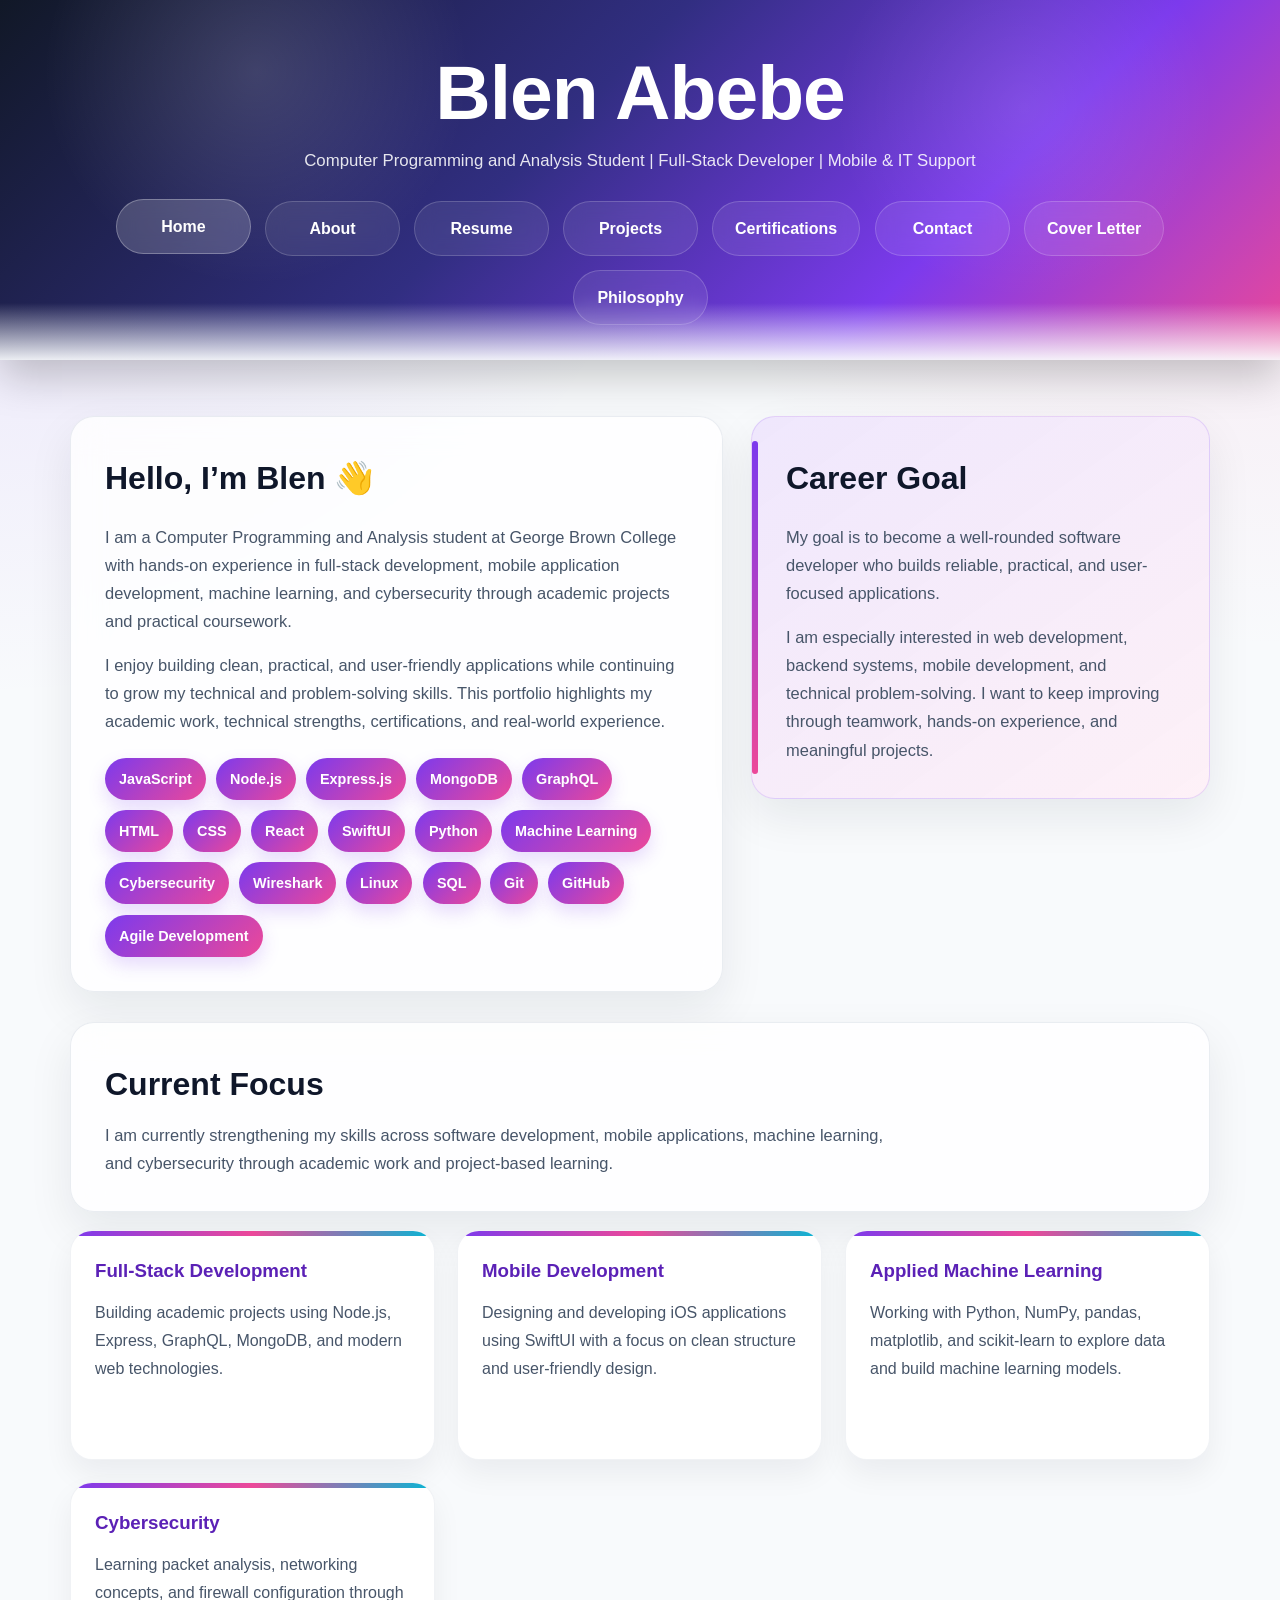
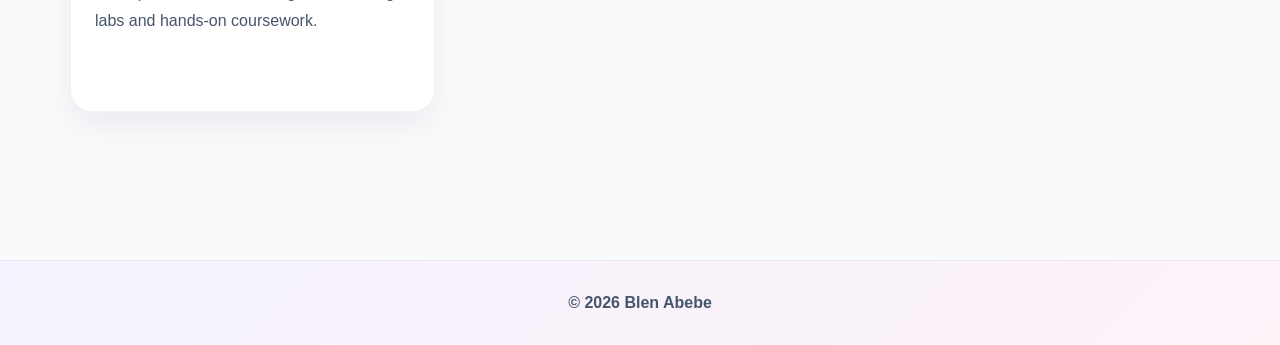
<file: index.html>
<!DOCTYPE html>
<html lang="en">
<head>
  <meta charset="UTF-8" />
  <meta name="viewport" content="width=device-width, initial-scale=1.0" />
  <title>Blen Abebe | Portfolio</title>
  <link rel="stylesheet" href="styles.css" />
</head>
<body>
  <header>
    <h1>Blen Abebe</h1>
    <p>Computer Programming and Analysis Student | Full-Stack Developer | Mobile & IT Support</p>

    <nav>
      <a href="index.html" class="active">Home</a>
      <a href="about.html">About</a>
      <a href="resume.html">Resume</a>
      <a href="projects.html">Projects</a>
      <a href="certifications.html">Certifications</a>
      <a href="contact.html">Contact</a>
      <a href="cover-letter.html">Cover Letter</a>
      <a href="philosophy.html">Philosophy</a>
    </nav>
  </header>

  <main>
    <section class="hero">
      <div class="card">
        <h2>Hello, I’m Blen 👋</h2>
        <p>
          I am a Computer Programming and Analysis student at George Brown College
          with hands-on experience in full-stack development, mobile application
          development, machine learning, and cybersecurity through academic projects
          and practical coursework.
        </p>

        <p>
          I enjoy building clean, practical, and user-friendly applications while
          continuing to grow my technical and problem-solving skills. This portfolio
          highlights my academic work, technical strengths, certifications, and
          real-world experience.
        </p>

        <div class="badge-row">
          <span class="badge">JavaScript</span>
          <span class="badge">Node.js</span>
          <span class="badge">Express.js</span>
          <span class="badge">MongoDB</span>
          <span class="badge">GraphQL</span>
          <span class="badge">HTML</span>
          <span class="badge">CSS</span>
          <span class="badge">React</span>
          <span class="badge">SwiftUI</span>
          <span class="badge">Python</span>
          <span class="badge">Machine Learning</span>
          <span class="badge">Cybersecurity</span>
          <span class="badge">Wireshark</span>
          <span class="badge">Linux</span>
          <span class="badge">SQL</span>
          <span class="badge">Git</span>
          <span class="badge">GitHub</span>
          <span class="badge">Agile Development</span>
        </div>
      </div>

      <div class="card highlight-box">
        <h2>Career Goal</h2>
        <p>
          My goal is to become a well-rounded software developer who builds
          reliable, practical, and user-focused applications.
        </p>

        <p>
          I am especially interested in web development, backend systems, mobile
          development, and technical problem-solving. I want to keep improving
          through teamwork, hands-on experience, and meaningful projects.
        </p>
      </div>
    </section>

    <section class="card section-heading">
      <h2>Current Focus</h2>
      <p>
        I am currently strengthening my skills across software development, mobile
        applications, machine learning, and cybersecurity through academic work
        and project-based learning.
      </p>
    </section>

    <section class="project-grid">
      <div class="project-card">
        <h3>Full-Stack Development</h3>
        <p class="project-summary">
          Building academic projects using Node.js, Express, GraphQL, MongoDB,
          and modern web technologies.
        </p>
      </div>

      <div class="project-card">
        <h3>Mobile Development</h3>
        <p class="project-summary">
          Designing and developing iOS applications using SwiftUI with a focus
          on clean structure and user-friendly design.
        </p>
      </div>

      <div class="project-card">
        <h3>Applied Machine Learning</h3>
        <p class="project-summary">
          Working with Python, NumPy, pandas, matplotlib, and scikit-learn to
          explore data and build machine learning models.
        </p>
      </div>

      <div class="project-card">
        <h3>Cybersecurity</h3>
        <p class="project-summary">
          Learning packet analysis, networking concepts, and firewall
          configuration through labs and hands-on coursework.
        </p>
      </div>
    </section>
  </main>

  <footer>
    <p>© 2026 Blen Abebe</p>
  </footer>
</body>
</html>
</file>
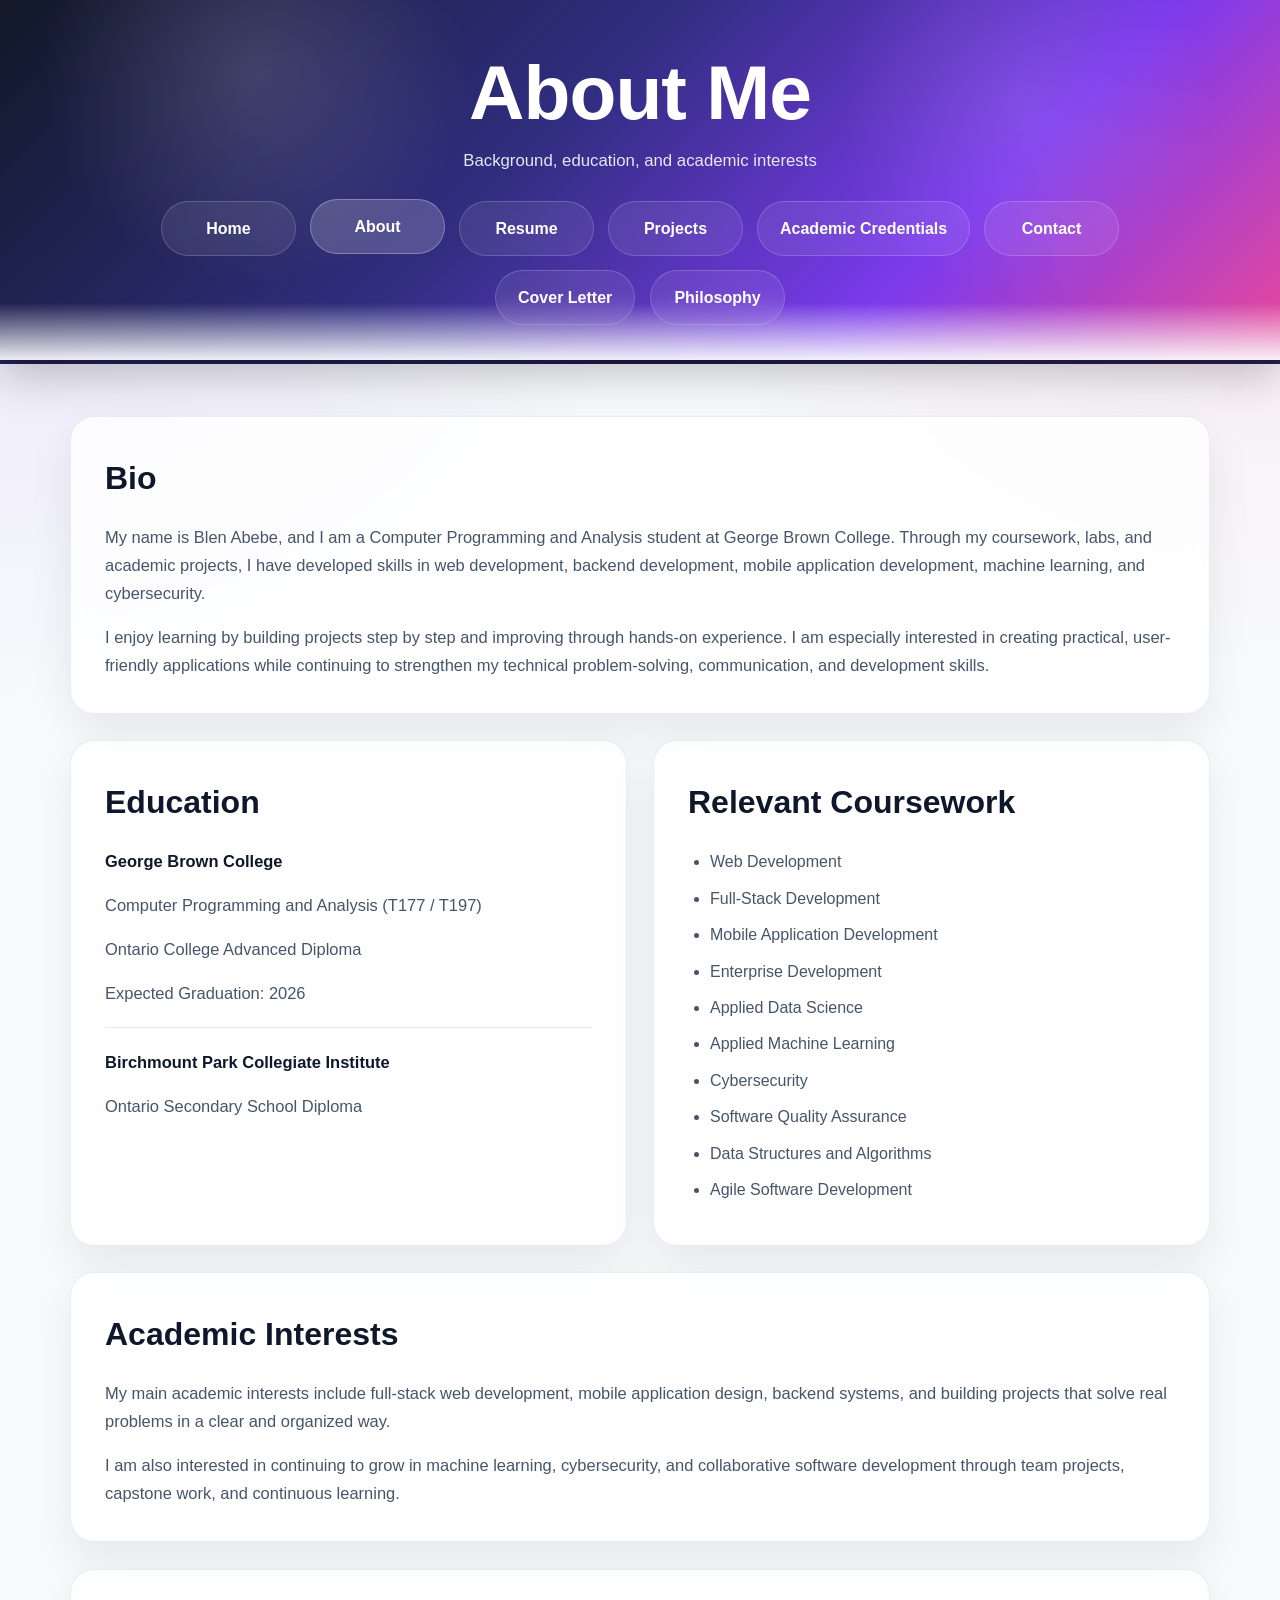
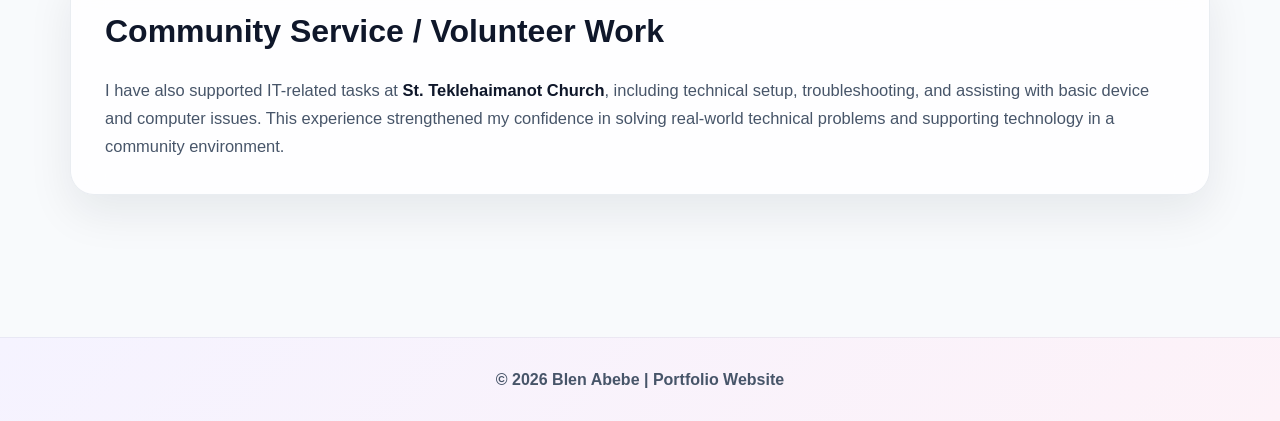
<file: about.html>
<!DOCTYPE html>
<html lang="en">
<head>
  <meta charset="UTF-8" />
  <meta name="viewport" content="width=device-width, initial-scale=1.0" />
  <meta
    name="description"
    content="Learn more about Blen Abebe, a George Brown College student in Computer Programming and Analysis."
  />
  <title>About | Blen Abebe</title>
  <link rel="stylesheet" href="styles.css" />
</head>
<body>
  <header>
    <h1>About Me</h1>
    <p>Background, education, and academic interests</p>

    <nav>
      <a href="index.html">Home</a>
      <a href="about.html" class="active">About</a>
      <a href="resume.html">Resume</a>
      <a href="projects.html">Projects</a>
      <a href="certifications.html">Academic Credentials</a>
      <a href="contact.html">Contact</a>
      <a href="cover-letter.html">Cover Letter</a>
      <a href="philosophy.html">Philosophy</a>
    </nav>
  </header>

  <main>
    <section class="card">
      <h2>Bio</h2>
      <p>
        My name is Blen Abebe, and I am a Computer Programming and Analysis
        student at George Brown College. Through my coursework, labs, and
        academic projects, I have developed skills in web development, backend
        development, mobile application development, machine learning, and
        cybersecurity.
      </p>
      <p>
        I enjoy learning by building projects step by step and improving
        through hands-on experience. I am especially interested in creating
        practical, user-friendly applications while continuing to strengthen
        my technical problem-solving, communication, and development skills.
      </p>
    </section>

    <section class="two-col">
      <div class="card">
        <h2>Education</h2>
        <p><strong>George Brown College</strong></p>
        <p>Computer Programming and Analysis (T177 / T197)</p>
        <p>Ontario College Advanced Diploma</p>
        <p>Expected Graduation: 2026</p>

        <hr />

        <p><strong>Birchmount Park Collegiate Institute</strong></p>
        <p>Ontario Secondary School Diploma</p>
      </div>

      <div class="card">
        <h2>Relevant Coursework</h2>
        <ul>
          <li>Web Development</li>
          <li>Full-Stack Development</li>
          <li>Mobile Application Development</li>
          <li>Enterprise Development</li>
          <li>Applied Data Science</li>
          <li>Applied Machine Learning</li>
          <li>Cybersecurity</li>
          <li>Software Quality Assurance</li>
          <li>Data Structures and Algorithms</li>
          <li>Agile Software Development</li>
        </ul>
      </div>
    </section>

    <section class="card">
      <h2>Academic Interests</h2>
      <p>
        My main academic interests include full-stack web development, mobile
        application design, backend systems, and building projects that solve
        real problems in a clear and organized way.
      </p>
      <p>
        I am also interested in continuing to grow in machine learning,
        cybersecurity, and collaborative software development through team
        projects, capstone work, and continuous learning.
      </p>
    </section>

    <section class="card">
      <h2>Community Service / Volunteer Work</h2>
      <p>
        I have also supported IT-related tasks at <strong>St. Teklehaimanot Church</strong>,
        including technical setup, troubleshooting, and assisting with basic
        device and computer issues. This experience strengthened my confidence
        in solving real-world technical problems and supporting technology in a
        community environment.
      </p>
    </section>
  </main>

  <footer>
    <p>© <span id="year"></span> Blen Abebe | Portfolio Website</p>
  </footer>

  <script src="script.js"></script>
</body>
</html>
</file>
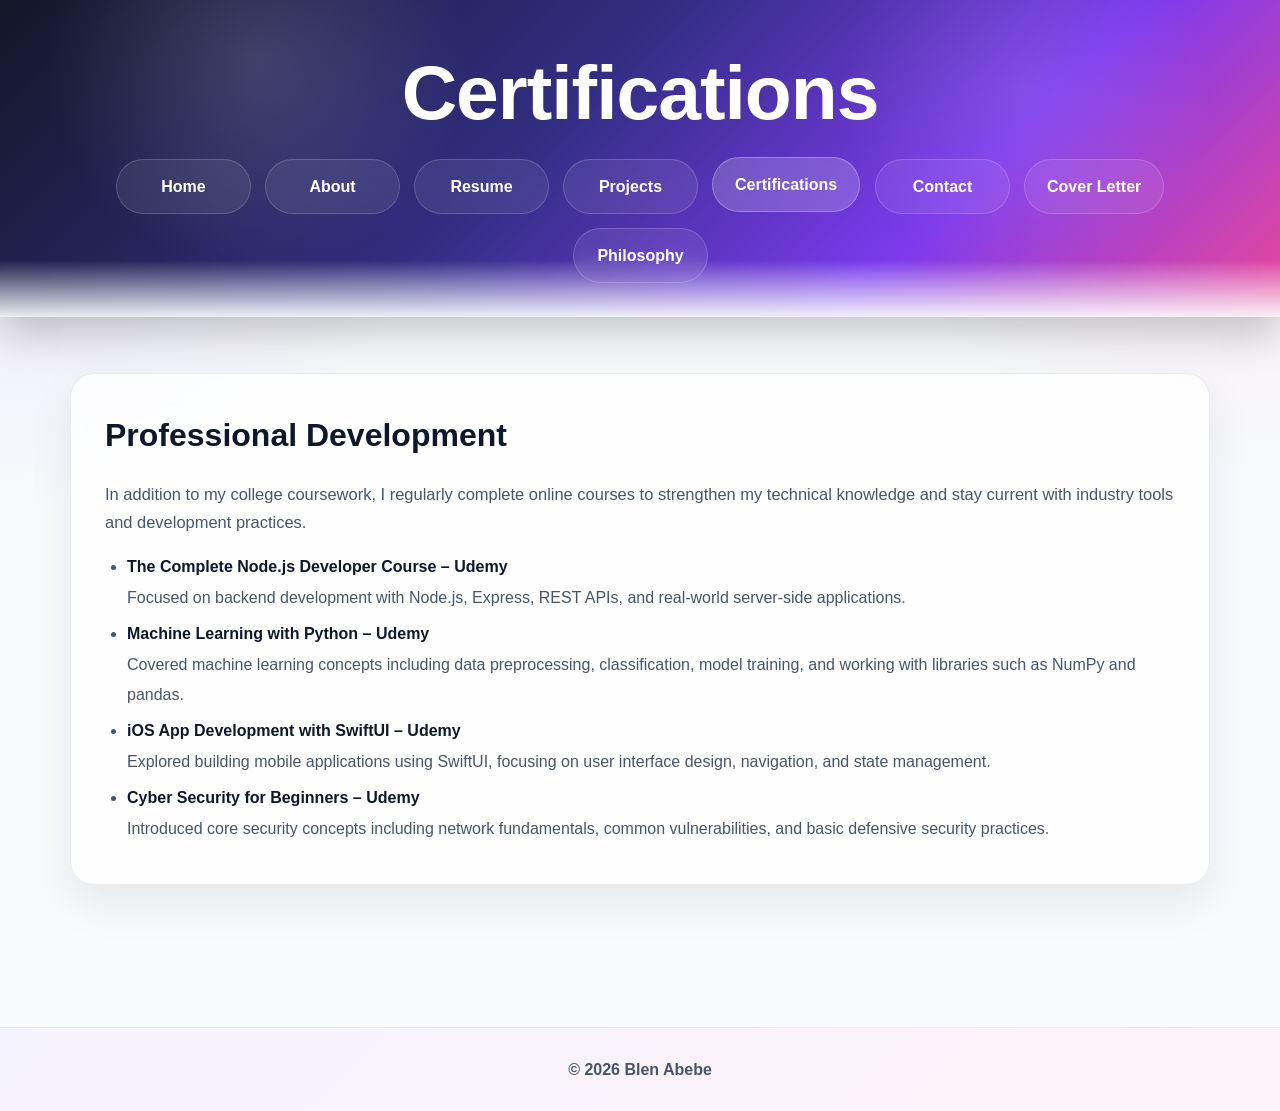
<file: certifications.html>
<!DOCTYPE html>
<html lang="en">
<head>
  <meta charset="UTF-8" />
  <meta name="viewport" content="width=device-width, initial-scale=1.0" />
  <title>Certifications | Blen Abebe</title>
  <link rel="stylesheet" href="styles.css" />
</head>
<body>
  <header>
    <h1>Certifications</h1>
    <nav>
      <a href="index.html">Home</a>
      <a href="about.html">About</a>
      <a href="resume.html">Resume</a>
      <a href="projects.html">Projects</a>
      <a href="certifications.html" class="active">Certifications</a>
      <a href="contact.html">Contact</a>
      <a href="cover-letter.html">Cover Letter</a>
      <a href="philosophy.html">Philosophy</a>
    </nav>
  </header>

  <main>
    <section class="card">
      <h2>Professional Development</h2>

      <p>
        In addition to my college coursework, I regularly complete online courses
        to strengthen my technical knowledge and stay current with industry tools
        and development practices.
      </p>

      <ul>
        <li>
          <strong>The Complete Node.js Developer Course – Udemy</strong><br />
          Focused on backend development with Node.js, Express, REST APIs, and
          real-world server-side applications.
        </li>

        <li>
          <strong>Machine Learning with Python – Udemy</strong><br />
          Covered machine learning concepts including data preprocessing,
          classification, model training, and working with libraries such as
          NumPy and pandas.
        </li>

        <li>
          <strong>iOS App Development with SwiftUI – Udemy</strong><br />
          Explored building mobile applications using SwiftUI, focusing on
          user interface design, navigation, and state management.
        </li>

        <li>
          <strong>Cyber Security for Beginners – Udemy</strong><br />
          Introduced core security concepts including network fundamentals,
          common vulnerabilities, and basic defensive security practices.
        </li>
      </ul>
    </section>
  </main>

  <footer>
    <p>© 2026 Blen Abebe</p>
  </footer>
</body>
</html>
</file>
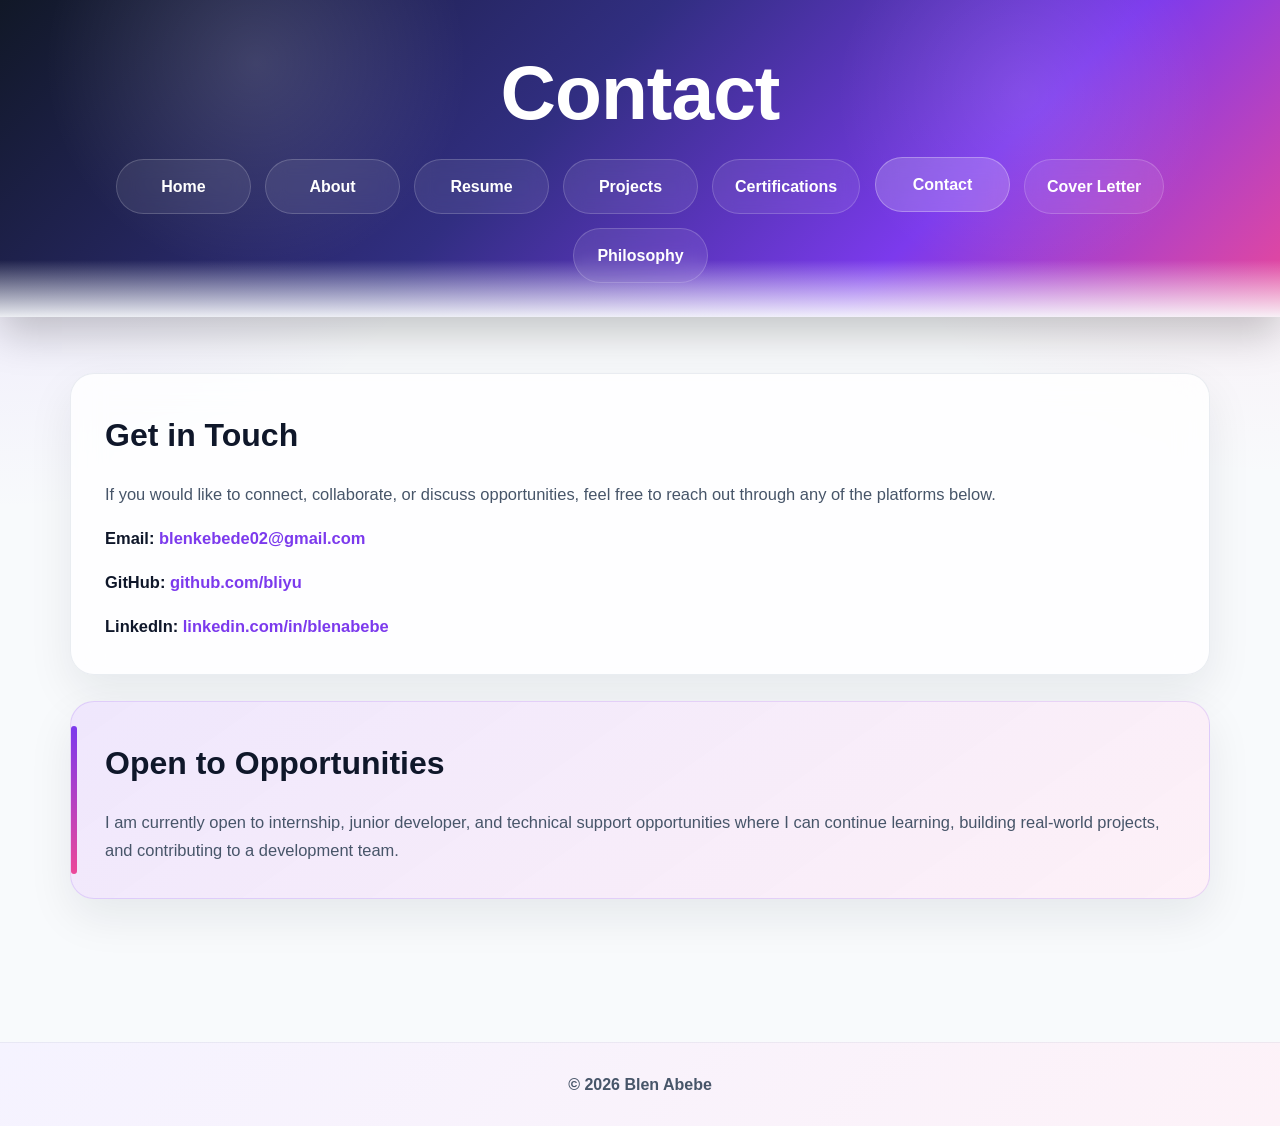
<file: contact.html>
<!DOCTYPE html>
<html lang="en">
<head>
  <meta charset="UTF-8" />
  <meta name="viewport" content="width=device-width, initial-scale=1.0" />
  <title>Contact | Blen Abebe</title>
  <link rel="stylesheet" href="styles.css" />
</head>
<body>
  <header>
    <h1>Contact</h1>

    <nav>
      <a href="index.html">Home</a>
      <a href="about.html">About</a>
      <a href="resume.html">Resume</a>
      <a href="projects.html">Projects</a>
      <a href="certifications.html">Certifications</a>
      <a href="contact.html" class="active">Contact</a>
      <a href="cover-letter.html">Cover Letter</a>
      <a href="philosophy.html">Philosophy</a>
    </nav>
  </header>

  <main>
    <section class="card">
      <h2>Get in Touch</h2>

      <p>
        If you would like to connect, collaborate, or discuss opportunities,
        feel free to reach out through any of the platforms below.
      </p>

      <p>
        <strong>Email:</strong>
        <a href="mailto:blenkebede02@gmail.com">blenkebede02@gmail.com</a>
      </p>

      <p>
        <strong>GitHub:</strong>
        <a href="https://github.com/bliyu" target="_blank" rel="noopener noreferrer">
          github.com/bliyu
        </a>
      </p>

      <p>
        <strong>LinkedIn:</strong>
        <a href="https://linkedin.com/in/blenabebe" target="_blank" rel="noopener noreferrer">
          linkedin.com/in/blenabebe
        </a>
      </p>
    </section>

    <section class="card highlight-box">
      <h2>Open to Opportunities</h2>

      <p>
        I am currently open to internship, junior developer, and technical support
        opportunities where I can continue learning, building real-world projects,
        and contributing to a development team.
      </p>
    </section>
  </main>

  <footer>
    <p>© 2026 Blen Abebe</p>
  </footer>
</body>
</html>
</file>
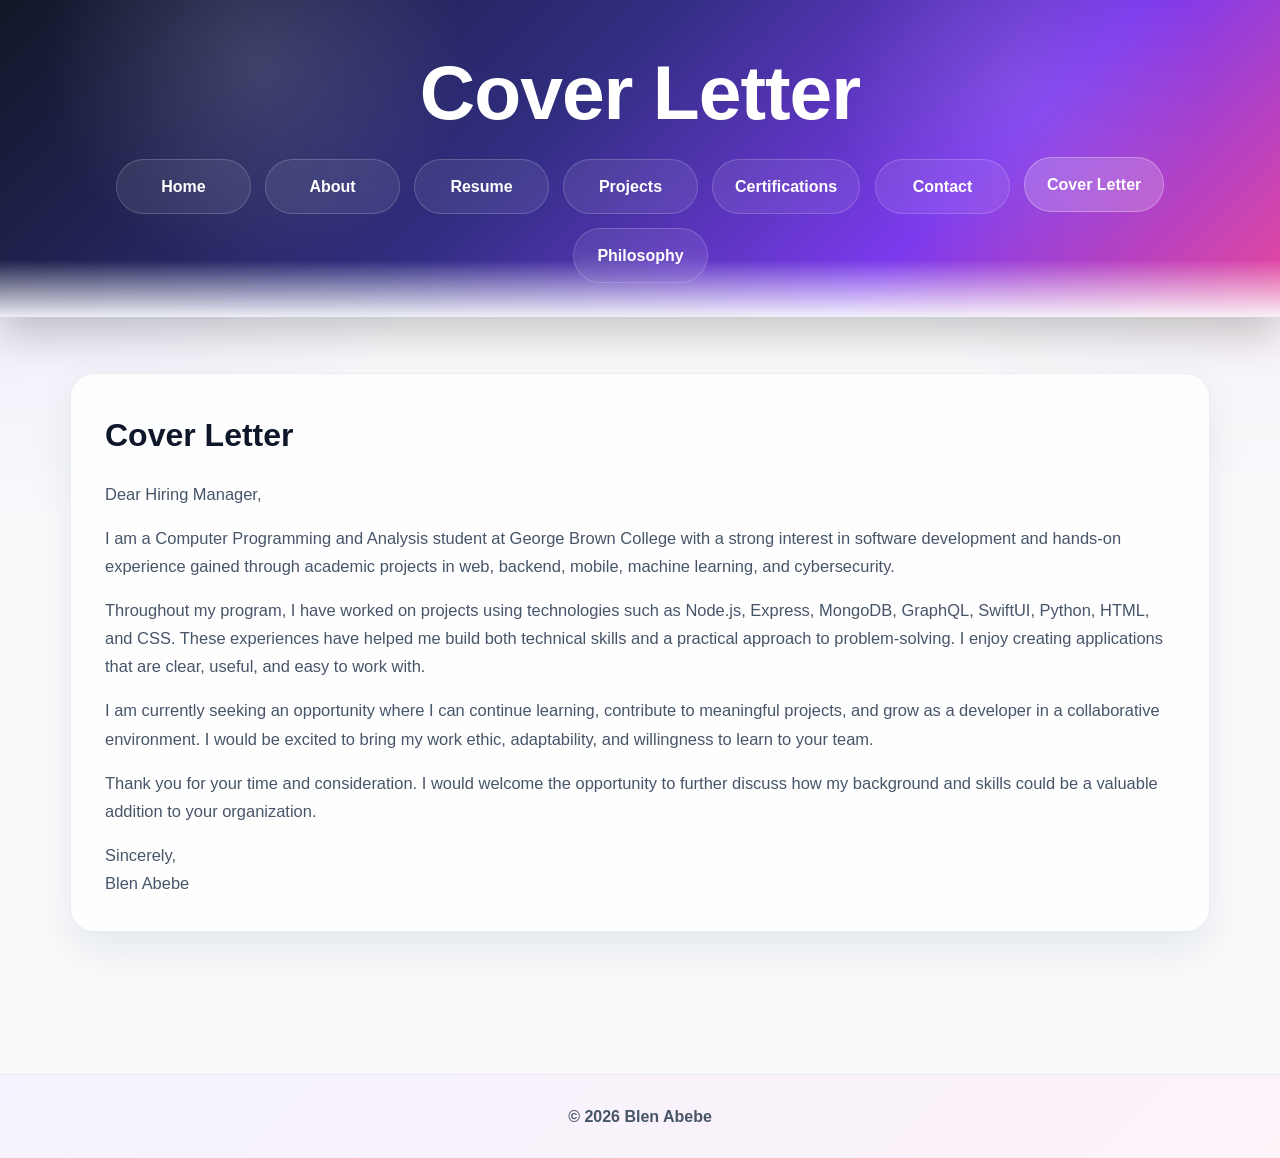
<file: cover-letter.html>
<!DOCTYPE html>
<html lang="en">
<head>
  <meta charset="UTF-8" />
  <meta name="viewport" content="width=device-width, initial-scale=1.0" />
  <title>Cover Letter | Blen Abebe</title>
  <link rel="stylesheet" href="styles.css" />
</head>
<body>
  <header>
    <h1>Cover Letter</h1>
    <nav>
      <a href="index.html">Home</a>
      <a href="about.html">About</a>
      <a href="resume.html">Resume</a>
      <a href="projects.html">Projects</a>
      <a href="certifications.html">Certifications</a>
      <a href="contact.html">Contact</a>
      <a href="cover-letter.html" class="active">Cover Letter</a>
      <a href="philosophy.html">Philosophy</a>
    </nav>
  </header>

  <main>
    <section class="card">
      <h2>Cover Letter</h2>

      <p>Dear Hiring Manager,</p>

      <p>
        I am a Computer Programming and Analysis student at George Brown College with a strong interest
        in software development and hands-on experience gained through academic projects in web, backend,
        mobile, machine learning, and cybersecurity.
      </p>

      <p>
        Throughout my program, I have worked on projects using technologies such as Node.js, Express,
        MongoDB, GraphQL, SwiftUI, Python, HTML, and CSS. These experiences have helped me build both
        technical skills and a practical approach to problem-solving. I enjoy creating applications that
        are clear, useful, and easy to work with.
      </p>

      <p>
        I am currently seeking an opportunity where I can continue learning, contribute to meaningful
        projects, and grow as a developer in a collaborative environment. I would be excited to bring
        my work ethic, adaptability, and willingness to learn to your team.
      </p>

      <p>
        Thank you for your time and consideration. I would welcome the opportunity to further discuss
        how my background and skills could be a valuable addition to your organization.
      </p>

      <p>Sincerely,<br />Blen Abebe</p>
    </section>
  </main>

  <footer>
    <p>© 2026 Blen Abebe</p>
  </footer>
</body>
</html>
</file>
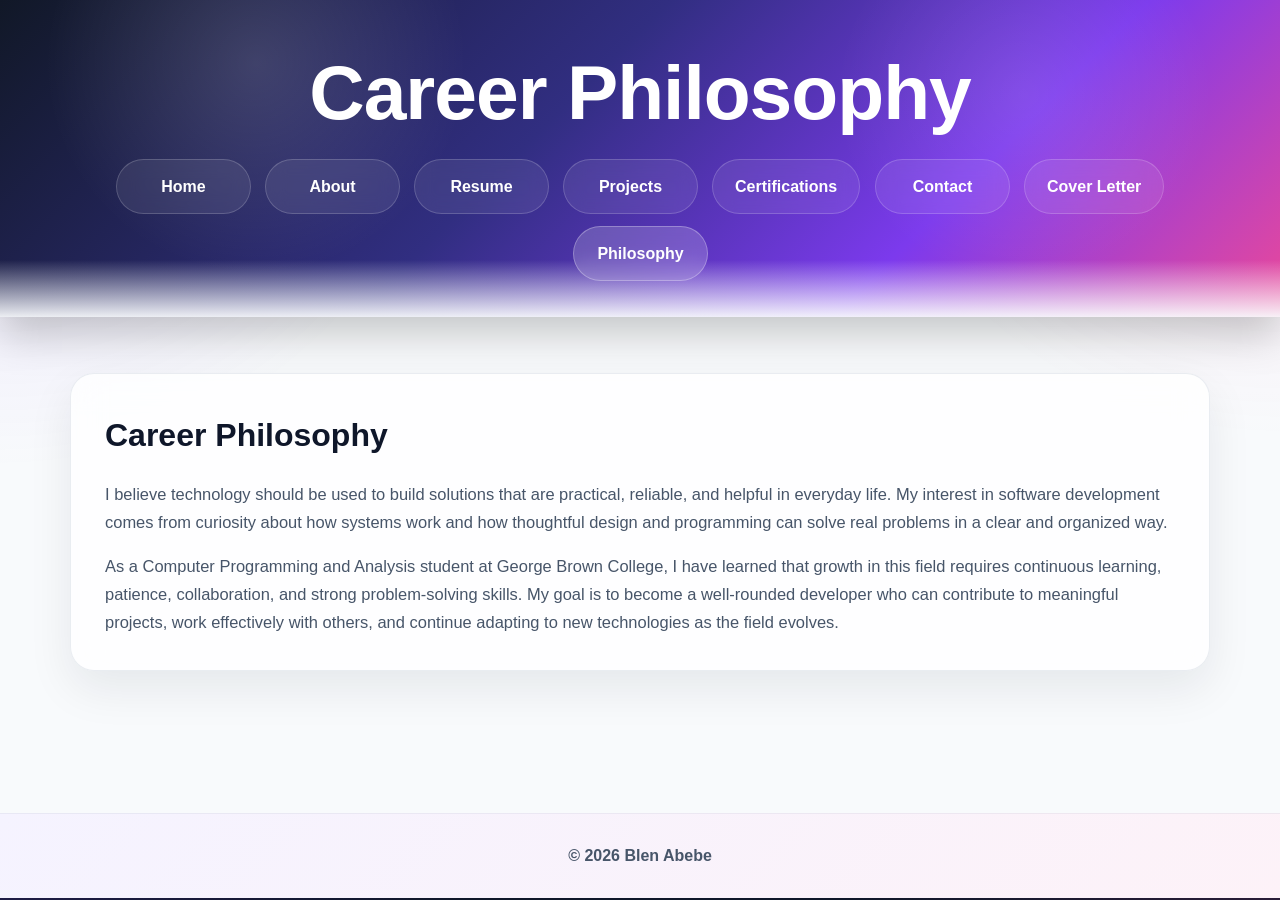
<file: philosophy.html>
<!DOCTYPE html>
<html lang="en">
<head>
  <meta charset="UTF-8" />
  <meta name="viewport" content="width=device-width, initial-scale=1.0" />
  <title>Philosophy | Blen Abebe</title>
  <link rel="stylesheet" href="styles.css" />
</head>
<body>
  <header>
    <h1>Career Philosophy</h1>
    <nav>
      <a href="index.html">Home</a>
      <a href="about.html">About</a>
      <a href="resume.html">Resume</a>
      <a href="projects.html">Projects</a>
      <a href="certifications.html">Certifications</a>
      <a href="contact.html">Contact</a>
      <a href="cover-letter.html">Cover Letter</a>
      <a href="philosophy.html" class="active">Philosophy</a>
    </nav>
  </header>

  <main>
    <section class="card">
      <h2>Career Philosophy</h2>

      <p>
        I believe technology should be used to build solutions that are practical,
        reliable, and helpful in everyday life. My interest in software development
        comes from curiosity about how systems work and how thoughtful design and
        programming can solve real problems in a clear and organized way.
      </p>

      <p>
        As a Computer Programming and Analysis student at George Brown College,
        I have learned that growth in this field requires continuous learning,
        patience, collaboration, and strong problem-solving skills. My goal is to
        become a well-rounded developer who can contribute to meaningful projects,
        work effectively with others, and continue adapting to new technologies as
        the field evolves.
      </p>
    </section>
  </main>

  <footer>
    <p>© 2026 Blen Abebe</p>
  </footer>
</body>
</html>
</file>
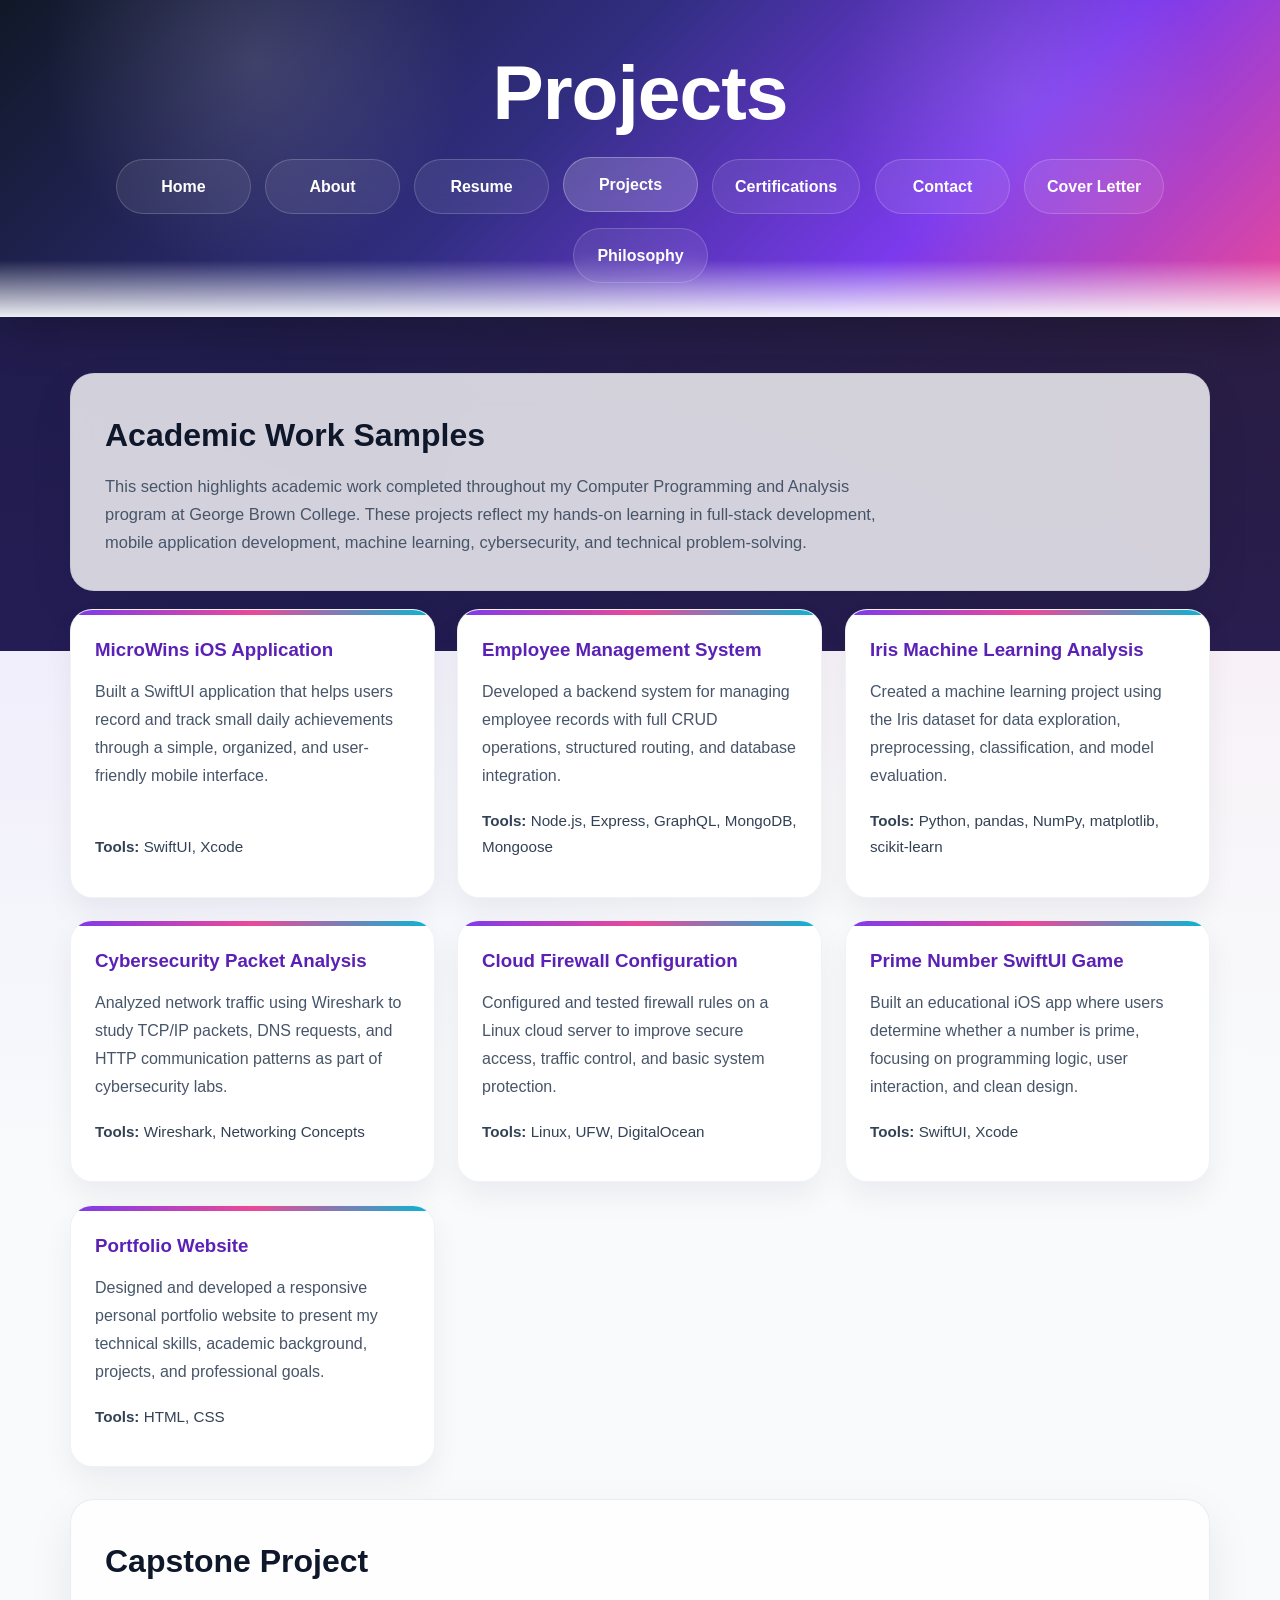
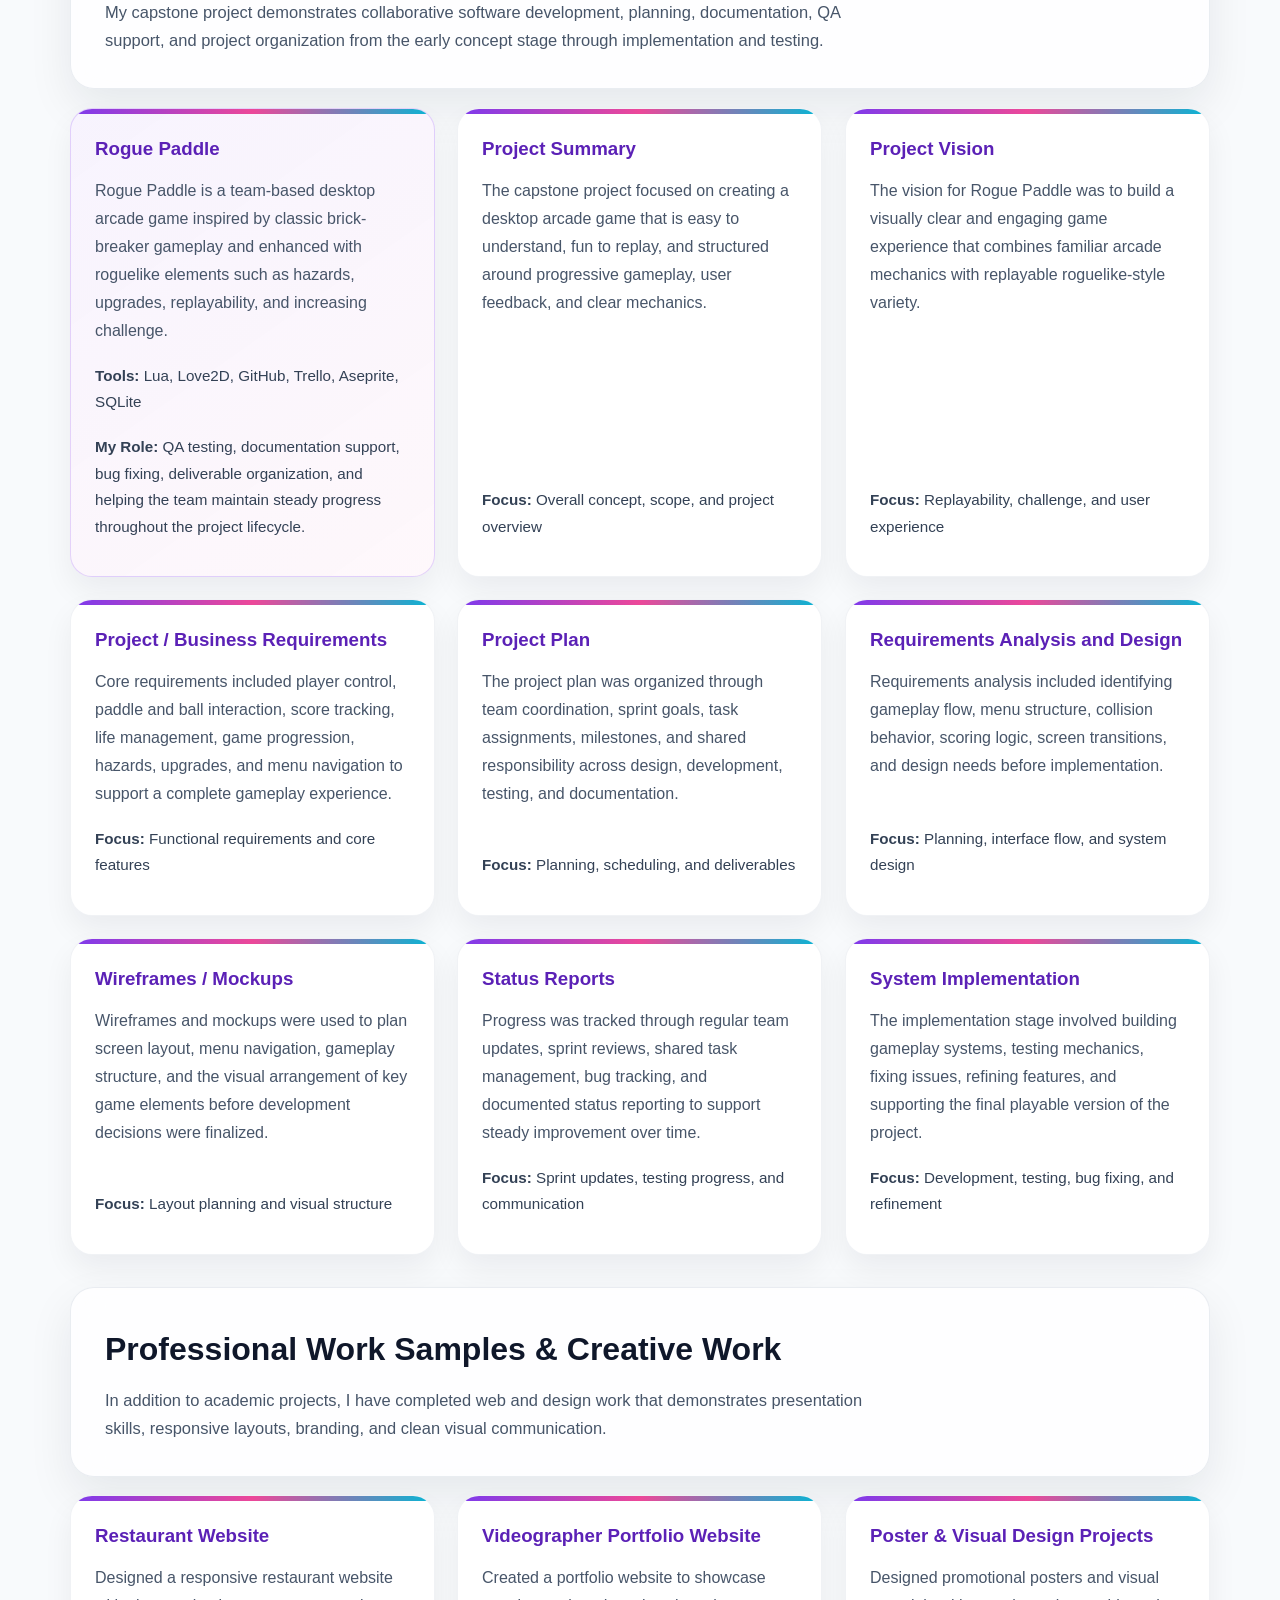
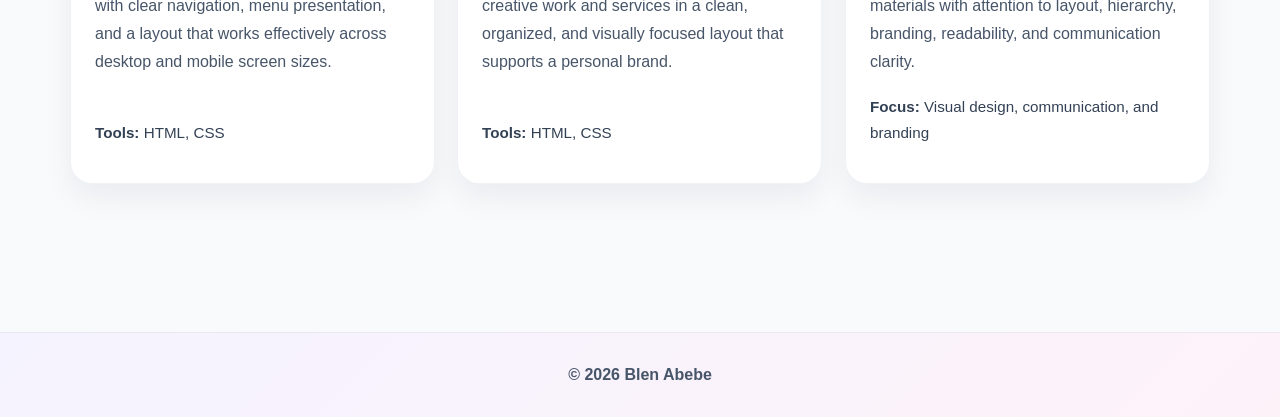
<file: projects.html>
<!DOCTYPE html>
<html lang="en">
<head>
  <meta charset="UTF-8" />
  <meta name="viewport" content="width=device-width, initial-scale=1.0" />
  <title>Projects | Blen Abebe</title>
  <link rel="stylesheet" href="styles.css" />
</head>
<body>
  <header>
    <h1>Projects</h1>

    <nav>
      <a href="index.html">Home</a>
      <a href="about.html">About</a>
      <a href="resume.html">Resume</a>
      <a href="projects.html" class="active">Projects</a>
      <a href="certifications.html">Certifications</a>
      <a href="contact.html">Contact</a>
      <a href="cover-letter.html">Cover Letter</a>
      <a href="philosophy.html">Philosophy</a>
    </nav>
  </header>

  <main>
    <section class="card section-heading">
      <h2>Academic Work Samples</h2>
      <p>
        This section highlights academic work completed throughout my Computer
        Programming and Analysis program at George Brown College. These projects
        reflect my hands-on learning in full-stack development, mobile application
        development, machine learning, cybersecurity, and technical problem-solving.
      </p>
    </section>

    <section class="project-grid">
      <div class="project-card">
        <h3>MicroWins iOS Application</h3>
        <p class="project-summary">
          Built a SwiftUI application that helps users record and track small daily
          achievements through a simple, organized, and user-friendly mobile interface.
        </p>
        <p class="project-tech"><strong>Tools:</strong> SwiftUI, Xcode</p>
      </div>

      <div class="project-card">
        <h3>Employee Management System</h3>
        <p class="project-summary">
          Developed a backend system for managing employee records with full CRUD
          operations, structured routing, and database integration.
        </p>
        <p class="project-tech"><strong>Tools:</strong> Node.js, Express, GraphQL, MongoDB, Mongoose</p>
      </div>

      <div class="project-card">
        <h3>Iris Machine Learning Analysis</h3>
        <p class="project-summary">
          Created a machine learning project using the Iris dataset for data
          exploration, preprocessing, classification, and model evaluation.
        </p>
        <p class="project-tech"><strong>Tools:</strong> Python, pandas, NumPy, matplotlib, scikit-learn</p>
      </div>

      <div class="project-card">
        <h3>Cybersecurity Packet Analysis</h3>
        <p class="project-summary">
          Analyzed network traffic using Wireshark to study TCP/IP packets, DNS
          requests, and HTTP communication patterns as part of cybersecurity labs.
        </p>
        <p class="project-tech"><strong>Tools:</strong> Wireshark, Networking Concepts</p>
      </div>

      <div class="project-card">
        <h3>Cloud Firewall Configuration</h3>
        <p class="project-summary">
          Configured and tested firewall rules on a Linux cloud server to improve
          secure access, traffic control, and basic system protection.
        </p>
        <p class="project-tech"><strong>Tools:</strong> Linux, UFW, DigitalOcean</p>
      </div>

      <div class="project-card">
        <h3>Prime Number SwiftUI Game</h3>
        <p class="project-summary">
          Built an educational iOS app where users determine whether a number is
          prime, focusing on programming logic, user interaction, and clean design.
        </p>
        <p class="project-tech"><strong>Tools:</strong> SwiftUI, Xcode</p>
      </div>

      <div class="project-card">
        <h3>Portfolio Website</h3>
        <p class="project-summary">
          Designed and developed a responsive personal portfolio website to present
          my technical skills, academic background, projects, and professional goals.
        </p>
        <p class="project-tech"><strong>Tools:</strong> HTML, CSS</p>
      </div>
    </section>

    <section class="card section-heading">
      <h2>Capstone Project</h2>
      <p>
        My capstone project demonstrates collaborative software development,
        planning, documentation, QA support, and project organization from the
        early concept stage through implementation and testing.
      </p>
    </section>

    <section class="project-grid">
      <div class="project-card featured-project">
        <h3>Rogue Paddle</h3>
        <p class="project-summary">
          Rogue Paddle is a team-based desktop arcade game inspired by classic
          brick-breaker gameplay and enhanced with roguelike elements such as
          hazards, upgrades, replayability, and increasing challenge.
        </p>
        <p class="project-tech"><strong>Tools:</strong> Lua, Love2D, GitHub, Trello, Aseprite, SQLite</p>
        <p class="project-role">
          <strong>My Role:</strong> QA testing, documentation support, bug fixing,
          deliverable organization, and helping the team maintain steady progress
          throughout the project lifecycle.
        </p>
      </div>

      <div class="project-card">
        <h3>Project Summary</h3>
        <p class="project-summary">
          The capstone project focused on creating a desktop arcade game that is
          easy to understand, fun to replay, and structured around progressive
          gameplay, user feedback, and clear mechanics.
        </p>
        <p class="project-tech"><strong>Focus:</strong> Overall concept, scope, and project overview</p>
      </div>

      <div class="project-card">
        <h3>Project Vision</h3>
        <p class="project-summary">
          The vision for Rogue Paddle was to build a visually clear and engaging
          game experience that combines familiar arcade mechanics with replayable
          roguelike-style variety.
        </p>
        <p class="project-tech"><strong>Focus:</strong> Replayability, challenge, and user experience</p>
      </div>

      <div class="project-card">
        <h3>Project / Business Requirements</h3>
        <p class="project-summary">
          Core requirements included player control, paddle and ball interaction,
          score tracking, life management, game progression, hazards, upgrades,
          and menu navigation to support a complete gameplay experience.
        </p>
        <p class="project-tech"><strong>Focus:</strong> Functional requirements and core features</p>
      </div>

      <div class="project-card">
        <h3>Project Plan</h3>
        <p class="project-summary">
          The project plan was organized through team coordination, sprint goals,
          task assignments, milestones, and shared responsibility across design,
          development, testing, and documentation.
        </p>
        <p class="project-tech"><strong>Focus:</strong> Planning, scheduling, and deliverables</p>
      </div>

      <div class="project-card">
        <h3>Requirements Analysis and Design</h3>
        <p class="project-summary">
          Requirements analysis included identifying gameplay flow, menu structure,
          collision behavior, scoring logic, screen transitions, and design needs
          before implementation.
        </p>
        <p class="project-tech"><strong>Focus:</strong> Planning, interface flow, and system design</p>
      </div>

      <div class="project-card">
        <h3>Wireframes / Mockups</h3>
        <p class="project-summary">
          Wireframes and mockups were used to plan screen layout, menu navigation,
          gameplay structure, and the visual arrangement of key game elements
          before development decisions were finalized.
        </p>
        <p class="project-tech"><strong>Focus:</strong> Layout planning and visual structure</p>
      </div>

      <div class="project-card">
        <h3>Status Reports</h3>
        <p class="project-summary">
          Progress was tracked through regular team updates, sprint reviews,
          shared task management, bug tracking, and documented status reporting
          to support steady improvement over time.
        </p>
        <p class="project-tech"><strong>Focus:</strong> Sprint updates, testing progress, and communication</p>
      </div>

      <div class="project-card">
        <h3>System Implementation</h3>
        <p class="project-summary">
          The implementation stage involved building gameplay systems, testing
          mechanics, fixing issues, refining features, and supporting the final
          playable version of the project.
        </p>
        <p class="project-tech"><strong>Focus:</strong> Development, testing, bug fixing, and refinement</p>
      </div>
    </section>

    <section class="card section-heading">
      <h2>Professional Work Samples & Creative Work</h2>
      <p>
        In addition to academic projects, I have completed web and design work
        that demonstrates presentation skills, responsive layouts, branding,
        and clean visual communication.
      </p>
    </section>

    <section class="project-grid">
      <div class="project-card">
        <h3>Restaurant Website</h3>
        <p class="project-summary">
          Designed a responsive restaurant website with clear navigation, menu
          presentation, and a layout that works effectively across desktop and
          mobile screen sizes.
        </p>
        <p class="project-tech"><strong>Tools:</strong> HTML, CSS</p>
      </div>

      <div class="project-card">
        <h3>Videographer Portfolio Website</h3>
        <p class="project-summary">
          Created a portfolio website to showcase creative work and services in a
          clean, organized, and visually focused layout that supports a personal brand.
        </p>
        <p class="project-tech"><strong>Tools:</strong> HTML, CSS</p>
      </div>

      <div class="project-card">
        <h3>Poster & Visual Design Projects</h3>
        <p class="project-summary">
          Designed promotional posters and visual materials with attention to layout,
          hierarchy, branding, readability, and communication clarity.
        </p>
        <p class="project-tech"><strong>Focus:</strong> Visual design, communication, and branding</p>
      </div>
    </section>
  </main>

  <footer>
    <p>© 2026 Blen Abebe</p>
  </footer>
</body>
</html>
</file>
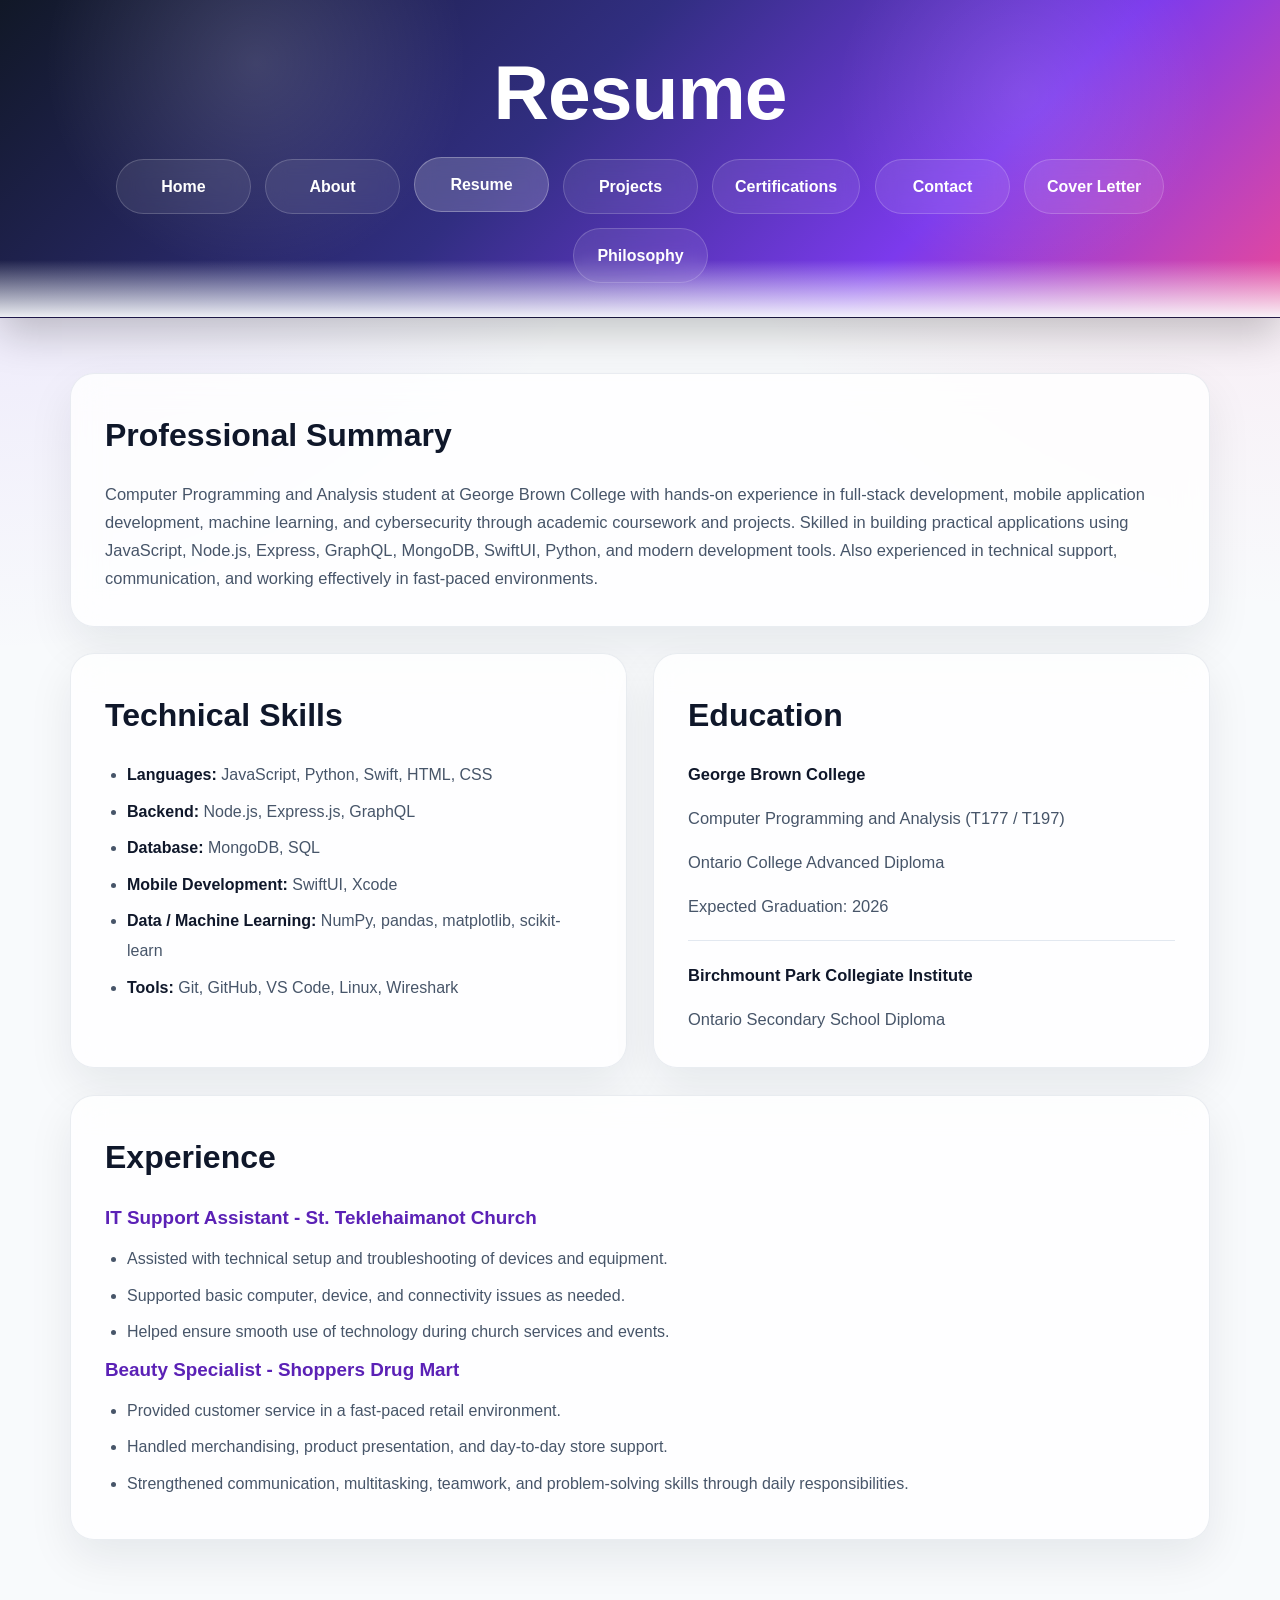
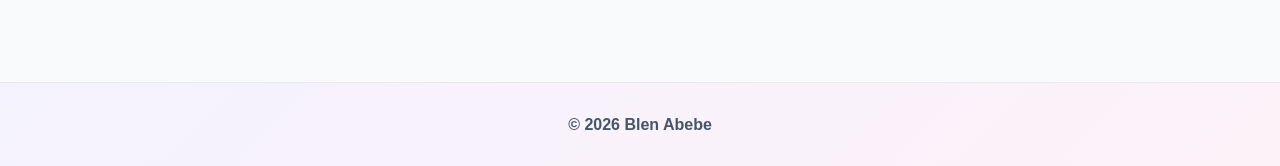
<file: resume.html>
<!DOCTYPE html>
<html lang="en">
<head>
  <meta charset="UTF-8" />
  <meta name="viewport" content="width=device-width, initial-scale=1.0" />
  <title>Resume | Blen Abebe</title>
  <link rel="stylesheet" href="styles.css" />
</head>
<body>
  <header>
    <h1>Resume</h1>
    <nav>
      <a href="index.html">Home</a>
      <a href="about.html">About</a>
      <a href="resume.html" class="active">Resume</a>
      <a href="projects.html">Projects</a>
      <a href="certifications.html">Certifications</a>
      <a href="contact.html">Contact</a>
      <a href="cover-letter.html">Cover Letter</a>
      <a href="philosophy.html">Philosophy</a>
    </nav>
  </header>

  <main>
    <section class="card">
      <h2>Professional Summary</h2>
      <p>
        Computer Programming and Analysis student at George Brown College with
        hands-on experience in full-stack development, mobile application
        development, machine learning, and cybersecurity through academic
        coursework and projects. Skilled in building practical applications
        using JavaScript, Node.js, Express, GraphQL, MongoDB, SwiftUI, Python,
        and modern development tools. Also experienced in technical support,
        communication, and working effectively in fast-paced environments.
      </p>
    </section>

    <section class="two-col">
      <div class="card">
        <h2>Technical Skills</h2>
        <ul>
          <li><strong>Languages:</strong> JavaScript, Python, Swift, HTML, CSS</li>
          <li><strong>Backend:</strong> Node.js, Express.js, GraphQL</li>
          <li><strong>Database:</strong> MongoDB, SQL</li>
          <li><strong>Mobile Development:</strong> SwiftUI, Xcode</li>
          <li><strong>Data / Machine Learning:</strong> NumPy, pandas, matplotlib, scikit-learn</li>
          <li><strong>Tools:</strong> Git, GitHub, VS Code, Linux, Wireshark</li>
        </ul>
      </div>

      <div class="card">
        <h2>Education</h2>
        <p><strong>George Brown College</strong></p>
        <p>Computer Programming and Analysis (T177 / T197)</p>
        <p>Ontario College Advanced Diploma</p>
        <p>Expected Graduation: 2026</p>

        <hr />

        <p><strong>Birchmount Park Collegiate Institute</strong></p>
        <p>Ontario Secondary School Diploma</p>
      </div>
    </section>

    <section class="card">
      <h2>Experience</h2>

      <h3>IT Support Assistant - St. Teklehaimanot Church</h3>
      <ul>
        <li>Assisted with technical setup and troubleshooting of devices and equipment.</li>
        <li>Supported basic computer, device, and connectivity issues as needed.</li>
        <li>Helped ensure smooth use of technology during church services and events.</li>
      </ul>

      <h3>Beauty Specialist - Shoppers Drug Mart</h3>
      <ul>
        <li>Provided customer service in a fast-paced retail environment.</li>
        <li>Handled merchandising, product presentation, and day-to-day store support.</li>
        <li>Strengthened communication, multitasking, teamwork, and problem-solving skills through daily responsibilities.</li>
      </ul>
    </section>
  </main>

  <footer>
    <p>© 2026 Blen Abebe</p>
  </footer>
</body>
</html>
</file>
<file: styles.css>
* {
  box-sizing: border-box;
  margin: 0;
  padding: 0;
}

html {
  scroll-behavior: smooth;
}

:root {
  --bg: #f8fafc;
  --bg-soft: #eef2ff;
  --surface: rgba(255, 255, 255, 0.8);
  --surface-strong: #ffffff;
  --text: #0f172a;
  --text-soft: #475569;
  --primary: #7c3aed;
  --primary-dark: #5b21b6;
  --secondary: #ec4899;
  --accent: #06b6d4;
  --border: rgba(148, 163, 184, 0.2);
  --shadow: 0 18px 45px rgba(15, 23, 42, 0.08);
  --shadow-hover: 0 22px 55px rgba(124, 58, 237, 0.16);
  --radius: 24px;
}

html,
body {
  overflow-x: hidden;
}

body {
  font-family: "Segoe UI", Arial, sans-serif;
  color: var(--text);
  line-height: 1.7;
  background:
    radial-gradient(circle at top left, rgba(124, 58, 237, 0.14), transparent 30%),
    radial-gradient(circle at top right, rgba(236, 72, 153, 0.12), transparent 28%),
    linear-gradient(180deg, #0f172a 0%, #1e1b4b 18%, #f8fafc 18%, #f8fafc 100%);
}

/* =========================
   HEADER
========================= */
header {
  text-align: center;
  color: white;
  padding: 52px 20px 28px;
  background:
    radial-gradient(circle at 20% 20%, rgba(255, 255, 255, 0.14), transparent 20%),
    radial-gradient(circle at 80% 30%, rgba(255, 255, 255, 0.1), transparent 18%),
    linear-gradient(135deg, #111827 0%, #312e81 42%, #7c3aed 72%, #ec4899 100%);
  position: relative;
  overflow: hidden;
  box-shadow: 0 16px 40px rgba(0, 0, 0, 0.22);
}

header::after {
  content: "";
  position: absolute;
  inset: auto 0 -1px 0;
  height: 58px;
  background: linear-gradient(to bottom, transparent, rgba(248, 250, 252, 0.96));
}

header h1 {
  font-size: clamp(2.7rem, 6vw, 4.8rem);
  font-weight: 800;
  line-height: 1.05;
  letter-spacing: -1px;
  margin: 0 auto 14px;
  max-width: 900px;
  position: relative;
  z-index: 1;
}

header p {
  max-width: 760px;
  margin: 0 auto;
  font-size: 1.05rem;
  color: rgba(255, 255, 255, 0.88);
  position: relative;
  z-index: 1;
}

/* =========================
   NAVIGATION
========================= */
nav {
  margin: 26px auto 0;
  display: flex;
  justify-content: center;
  flex-wrap: wrap;
  gap: 14px;
  max-width: 1100px;
  padding: 0 10px 6px;
  position: relative;
  z-index: 1;
}

nav a {
  text-decoration: none;
  color: white;
  padding: 13px 22px;
  min-width: 135px;
  text-align: center;
  border-radius: 999px;
  font-weight: 700;
  font-size: 1rem;
  border: 1px solid rgba(255, 255, 255, 0.18);
  background: rgba(255, 255, 255, 0.08);
  backdrop-filter: blur(10px);
  transition: all 0.25s ease;
}

nav a:hover,
nav a:focus,
nav a.active {
  background: rgba(255, 255, 255, 0.18);
  border-color: rgba(255, 255, 255, 0.28);
  transform: translateY(-2px);
}

/* =========================
   MAIN LAYOUT
========================= */
main {
  max-width: 1180px;
  margin: 56px auto;
  padding: 0 20px 60px;
}

section {
  margin-bottom: 26px;
}

.hero {
  display: grid;
  grid-template-columns: 1.35fr 0.95fr;
  gap: 28px;
  align-items: start;
  margin-bottom: 30px;
}

.two-col {
  display: grid;
  grid-template-columns: 1fr 1fr;
  gap: 26px;
}

/* =========================
   CARDS
========================= */
.card {
  background: var(--surface);
  backdrop-filter: blur(16px);
  border: 1px solid var(--border);
  border-radius: var(--radius);
  padding: 34px;
  box-shadow: var(--shadow);
  transition: transform 0.25s ease, box-shadow 0.25s ease;
}

.card:hover {
  transform: translateY(-4px);
  box-shadow: var(--shadow-hover);
}

.card h2 {
  font-size: 2rem;
  margin-bottom: 18px;
  font-weight: 800;
  color: var(--text);
}

.card h3 {
  font-size: 1.18rem;
  margin-bottom: 10px;
  color: var(--primary-dark);
}

.card p {
  margin-bottom: 16px;
  color: var(--text-soft);
  font-size: 1.03rem;
}

.card p:last-child {
  margin-bottom: 0;
}

.card strong {
  color: var(--text);
}

/* =========================
   HIGHLIGHT CARD
========================= */
.highlight-box {
  background:
    linear-gradient(145deg, rgba(124, 58, 237, 0.12), rgba(236, 72, 153, 0.08)),
    #ffffff;
  border: 1px solid rgba(124, 58, 237, 0.16);
  position: relative;
  overflow: hidden;
}

.highlight-box::before {
  content: "";
  position: absolute;
  left: 0;
  top: 24px;
  bottom: 24px;
  width: 6px;
  border-radius: 999px;
  background: linear-gradient(180deg, var(--primary), var(--secondary));
}

/* =========================
   BADGES
========================= */
.badge-row {
  display: flex;
  flex-wrap: wrap;
  gap: 10px;
  margin-top: 22px;
}

.badge {
  padding: 9px 14px;
  border-radius: 999px;
  font-size: 0.9rem;
  font-weight: 700;
  color: white;
  background: linear-gradient(135deg, var(--primary), var(--secondary));
  box-shadow: 0 8px 18px rgba(124, 58, 237, 0.18);
}

/* =========================
   SECTION HEADINGS
========================= */
.section-heading {
  margin-bottom: 18px;
}

.section-heading h2 {
  margin-bottom: 10px;
}

.section-heading p {
  max-width: 780px;
  margin-bottom: 0;
}

/* =========================
   PROJECTS
========================= */
.project-grid {
  display: grid;
  grid-template-columns: repeat(auto-fit, minmax(280px, 1fr));
  gap: 22px;
  margin-bottom: 32px;
}

.project-card {
  background: var(--surface-strong);
  border: 1px solid rgba(148, 163, 184, 0.14);
  border-radius: 22px;
  padding: 24px;
  box-shadow: 0 14px 30px rgba(15, 23, 42, 0.06);
  transition: transform 0.25s ease, box-shadow 0.25s ease, border-color 0.25s ease;
  position: relative;
  overflow: hidden;
  display: flex;
  flex-direction: column;
  min-height: 230px;
}

.project-card::before {
  content: "";
  position: absolute;
  inset: 0 auto auto 0;
  width: 100%;
  height: 5px;
  background: linear-gradient(90deg, var(--primary), var(--secondary), var(--accent));
}

.project-card:hover {
  transform: translateY(-6px);
  box-shadow: 0 18px 36px rgba(124, 58, 237, 0.14);
  border-color: rgba(124, 58, 237, 0.18);
}

.project-card h3 {
  margin-bottom: 12px;
  color: var(--primary-dark);
}

.project-card p {
  margin-bottom: 12px;
  line-height: 1.75;
}

.project-card ul {
  padding-left: 20px;
  margin-top: 8px;
}

.project-summary {
  color: var(--text-soft);
  margin-bottom: 14px;
  flex-grow: 1;
}

.project-tech,
.project-role {
  font-size: 0.95rem;
  margin-top: 6px;
  color: #334155;
}

.featured-project {
  border: 1px solid rgba(124, 58, 237, 0.2);
  background:
    linear-gradient(145deg, rgba(124, 58, 237, 0.06), rgba(236, 72, 153, 0.04)),
    #ffffff;
}

/* =========================
   LISTS / LINKS
========================= */
ul {
  padding-left: 22px;
  line-height: 1.9;
  color: var(--text-soft);
}

li {
  margin-bottom: 6px;
}

hr {
  border: none;
  border-top: 1px solid #e2e8f0;
  margin: 20px 0;
}

main a {
  color: var(--primary);
  text-decoration: none;
  font-weight: 600;
  transition: color 0.2s ease;
}

main a:hover {
  color: var(--secondary);
  text-decoration: underline;
}

/* =========================
   FOOTER
========================= */
footer {
  text-align: center;
  padding: 28px 20px;
  background: linear-gradient(135deg, #f5f3ff, #fdf2f8);
  color: #475569;
  font-weight: 600;
  border-top: 1px solid rgba(148, 163, 184, 0.14);
}

/* =========================
   SMALL POLISH
========================= */
.card,
.project-card,
nav a,
.badge {
  will-change: transform;
}

/* =========================
   RESPONSIVE
========================= */
@media (max-width: 950px) {
  .hero,
  .two-col {
    grid-template-columns: 1fr;
  }

  .card {
    padding: 28px;
  }

  header {
    padding: 46px 18px 24px;
  }

  header h1 {
    font-size: clamp(2.4rem, 6vw, 3.6rem);
  }

  header p {
    font-size: 1rem;
  }
}

@media (max-width: 700px) {
  nav {
    gap: 10px;
  }

  nav a {
    min-width: unset;
    padding: 11px 16px;
    font-size: 0.95rem;
  }
}

@media (max-width: 600px) {
  main {
    margin: 32px auto;
    padding: 0 14px 40px;
  }

  header {
    padding: 38px 16px 22px;
  }

  nav {
    justify-content: center;
    padding-left: 0;
    padding-right: 0;
  }

  .card {
    padding: 22px;
    border-radius: 20px;
  }

  .card h2 {
    font-size: 1.55rem;
  }

  .project-grid {
    grid-template-columns: 1fr;
  }

  .badge {
    font-size: 0.84rem;
  }
}
</file>
